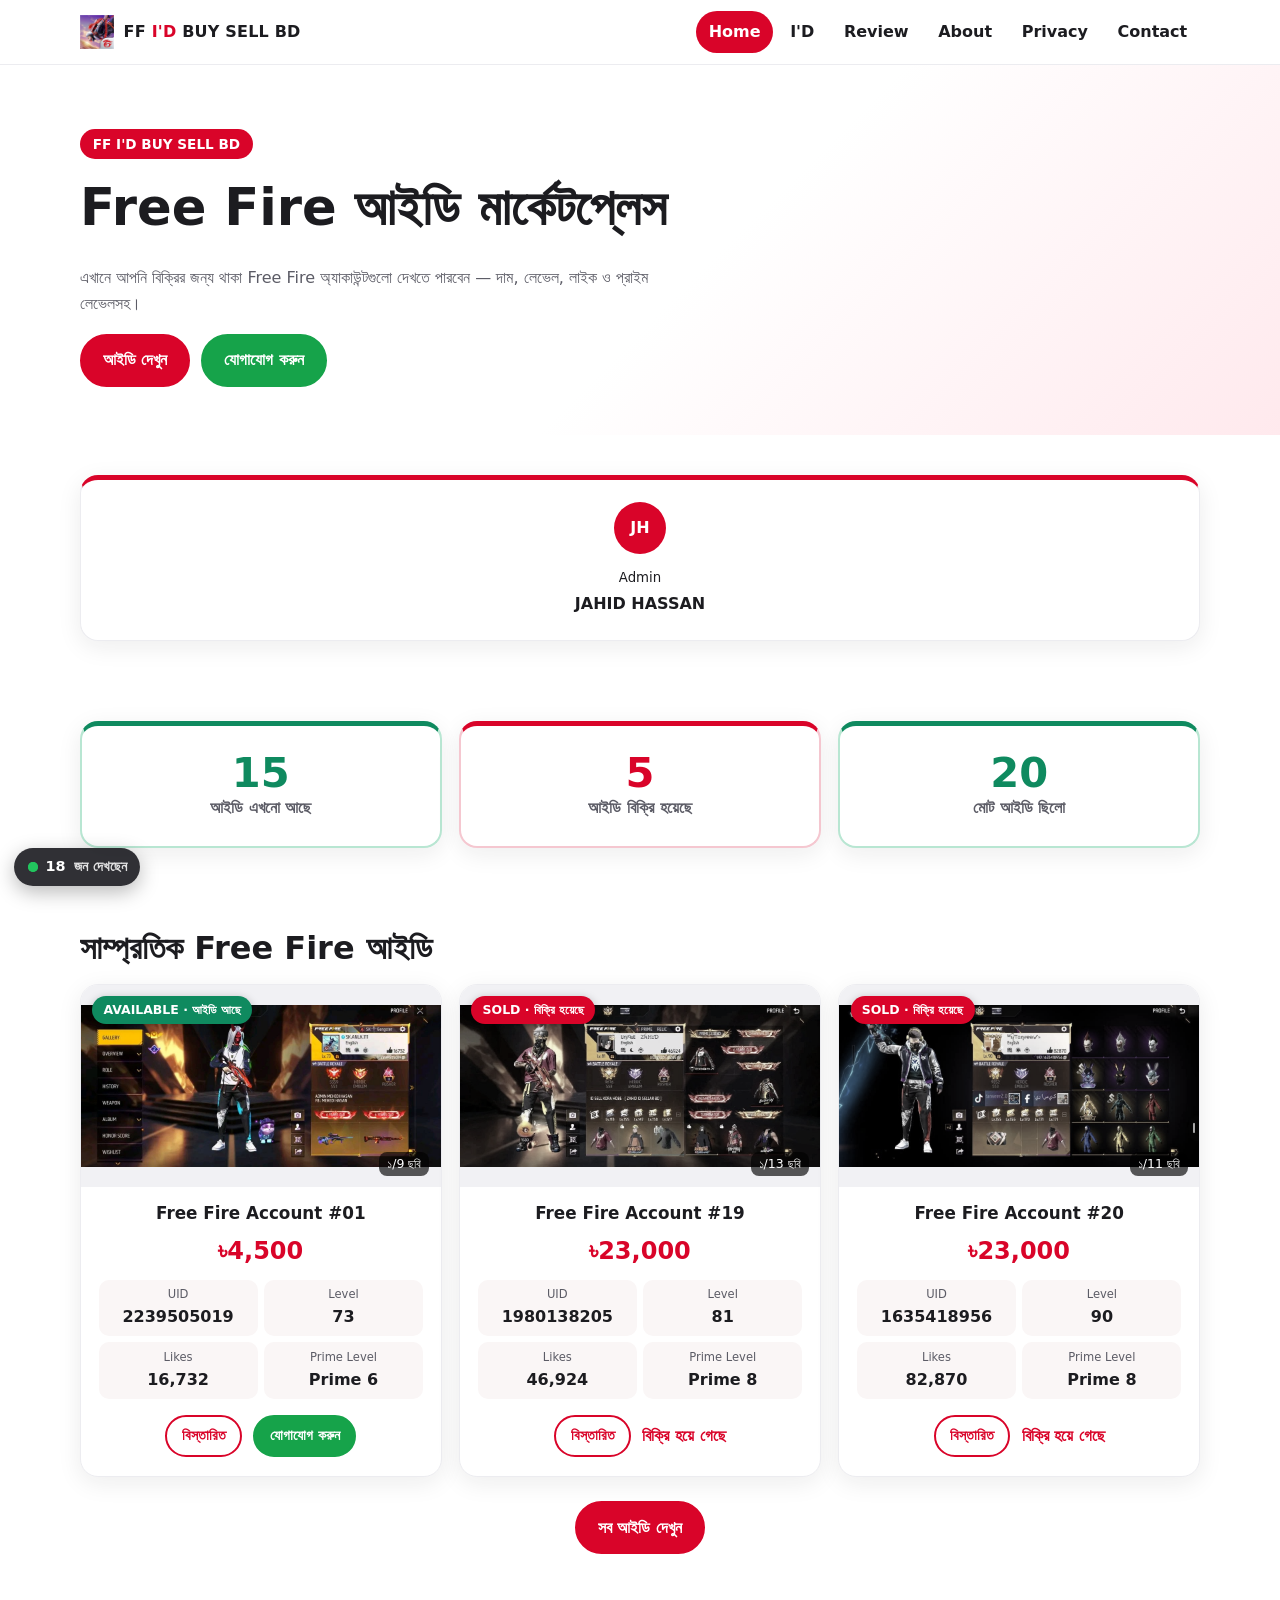
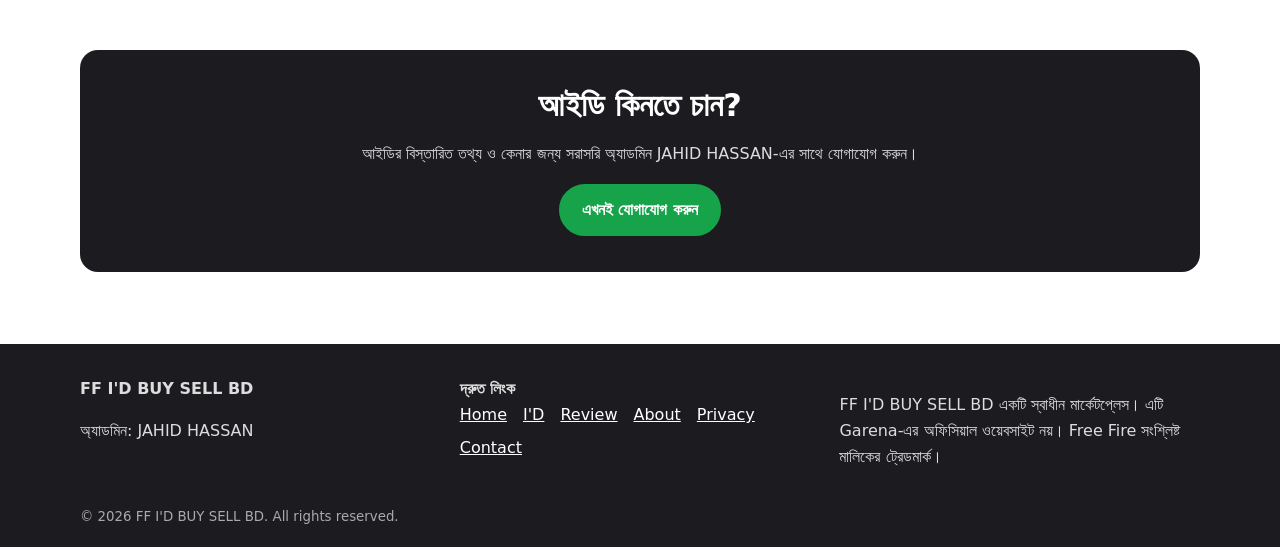
<file: index.html>
<!DOCTYPE html>
<html lang="bn">
<head>
<meta charset="utf-8">
<meta name="viewport" content="width=device-width, initial-scale=1">
<title>Home | FF I'D BUY SELL BD</title>
<meta name="description" content="FF I'D BUY SELL BD – Free Fire আইডি দেখুন ও কেনার জন্য যোগাযোগ করুন।">
<meta property="og:type" content="website">
<meta property="og:title" content="Home | FF I'D BUY SELL BD">
<meta property="og:description" content="FF I'D BUY SELL BD – Free Fire আইডি দেখুন ও কেনার জন্য যোগাযোগ করুন।">
<link rel="icon" type="image/svg+xml" href="assets/images/favicon.svg">
<link rel="stylesheet" href="assets/css/style.css">
<script src="assets/js/app.js" defer></script>
</head>
<body data-page="home">
<div id="site-header"></div>
<main id="main">
<section class="hero"><div class="wrap">
 <span class="tag">FF I'D BUY SELL BD</span>
 <h1>Free Fire আইডি মার্কেটপ্লেস</h1>
 <p>এখানে আপনি বিক্রির জন্য থাকা Free Fire অ্যাকাউন্টগুলো দেখতে পারবেন — দাম, লেভেল, লাইক ও প্রাইম লেভেলসহ।</p>
 <div class="acts"><a class="btn" href="ids.html">আইডি দেখুন</a><a class="btn go" href="contact.html">যোগাযোগ করুন</a></div>
</div></section>
<section><div class="wrap"><div class="admin"><div class="av" aria-hidden="true">JH</div><div><small>Admin</small><br><strong>JAHID HASSAN</strong></div></div></div></section>
<section><div class="wrap"><div class="stats">
 <div class="stat g"><div class="n" id="st-av">0</div><div class="l">আইডি এখনো আছে</div></div>
 <div class="stat r"><div class="n" id="st-sold">0</div><div class="l">আইডি বিক্রি হয়েছে</div></div>
 <div class="stat g total"><div class="n" id="st-total">0</div><div class="l">মোট আইডি ছিলো</div></div>
</div></div></section>
<section><div class="wrap"><h2>সাম্প্রতিক Free Fire আইডি</h2><div class="grid" id="featured" aria-live="polite"></div>
 <p style="text-align:center;margin-top:1.5rem"><a class="btn" href="ids.html">সব আইডি দেখুন</a></p></div></section>
<section><div class="wrap"><div class="cta"><h2>আইডি কিনতে চান?</h2><p>আইডির বিস্তারিত তথ্য ও কেনার জন্য সরাসরি অ্যাডমিন JAHID HASSAN-এর সাথে যোগাযোগ করুন।</p><a class="btn go" href="contact.html">এখনই যোগাযোগ করুন</a></div></div></section>
</main>
<div id="site-footer"></div>
</body>
</html>
</file>
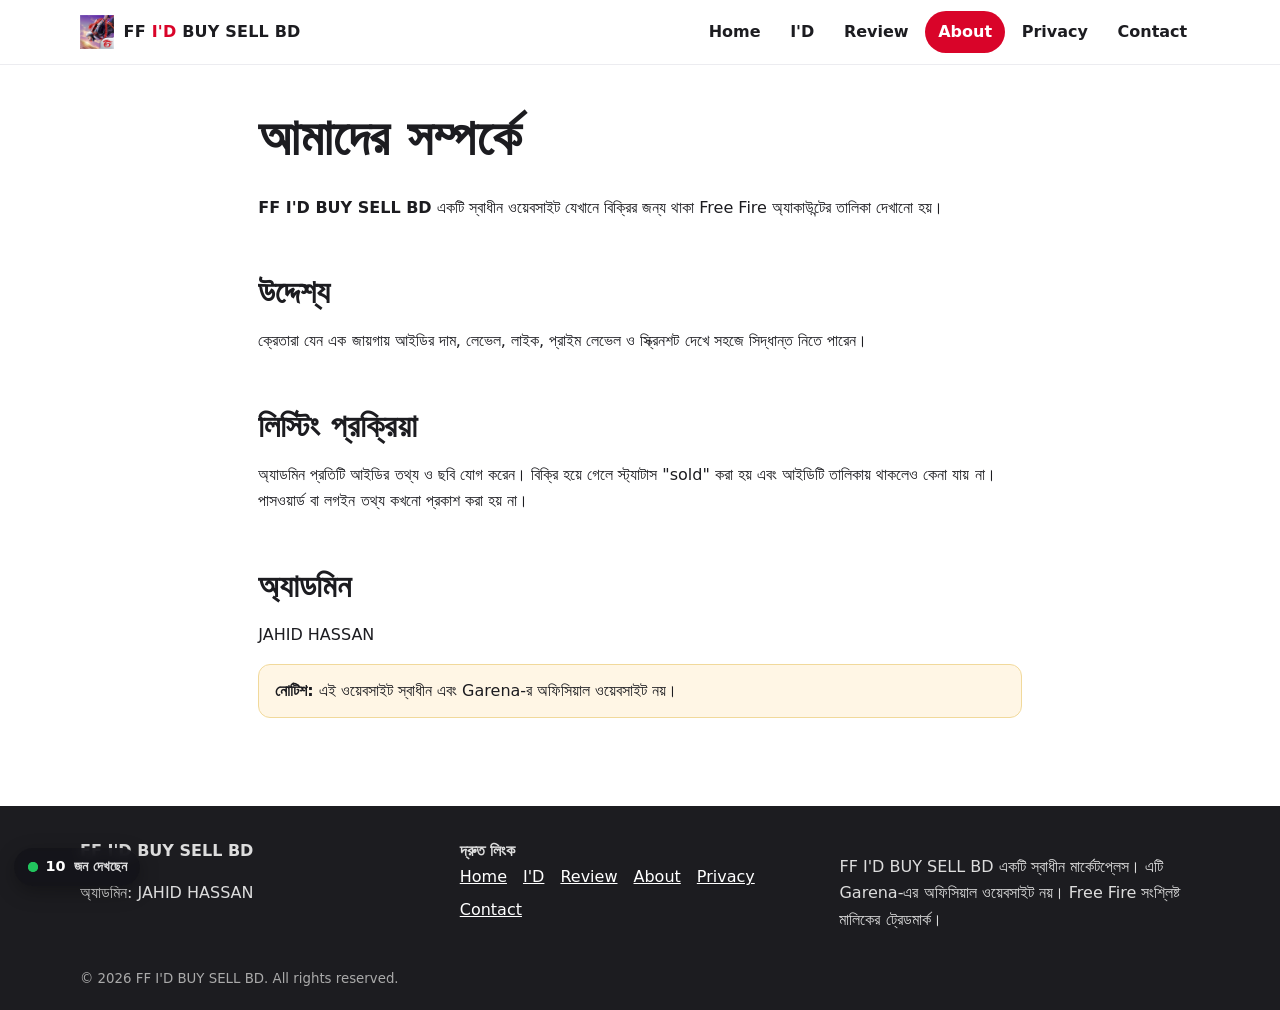
<file: about.html>
<!DOCTYPE html>
<html lang="bn">
<head>
<meta charset="utf-8">
<meta name="viewport" content="width=device-width, initial-scale=1">
<title>About | FF I'D BUY SELL BD</title>
<meta name="description" content="FF I'D BUY SELL BD সম্পর্কে – একটি স্বাধীন Free Fire আইডি মার্কেটপ্লেস।">
<meta property="og:type" content="website">
<meta property="og:title" content="About | FF I'D BUY SELL BD">
<meta property="og:description" content="FF I'D BUY SELL BD সম্পর্কে – একটি স্বাধীন Free Fire আইডি মার্কেটপ্লেস।">
<link rel="icon" type="image/svg+xml" href="assets/images/favicon.svg">
<link rel="stylesheet" href="assets/css/style.css">
<script src="assets/js/app.js" defer></script>
</head>
<body data-page="about">
<div id="site-header"></div>
<main id="main">
<section><div class="wrap prose">
 <h1>আমাদের সম্পর্কে</h1>
 <p><strong>FF I'D BUY SELL BD</strong> একটি স্বাধীন ওয়েবসাইট যেখানে বিক্রির জন্য থাকা Free Fire অ্যাকাউন্টের তালিকা দেখানো হয়।</p>
 <h2>উদ্দেশ্য</h2><p>ক্রেতারা যেন এক জায়গায় আইডির দাম, লেভেল, লাইক, প্রাইম লেভেল ও স্ক্রিনশট দেখে সহজে সিদ্ধান্ত নিতে পারেন।</p>
 <h2>লিস্টিং প্রক্রিয়া</h2><p>অ্যাডমিন প্রতিটি আইডির তথ্য ও ছবি যোগ করেন। বিক্রি হয়ে গেলে স্ট্যাটাস "sold" করা হয় এবং আইডিটি তালিকায় থাকলেও কেনা যায় না। পাসওয়ার্ড বা লগইন তথ্য কখনো প্রকাশ করা হয় না।</p>
 <h2>অ্যাডমিন</h2><p>JAHID HASSAN</p>
 <p class="note"><strong>নোটিশ:</strong> এই ওয়েবসাইট স্বাধীন এবং Garena-র অফিসিয়াল ওয়েবসাইট নয়।</p>
</div></section>
</main>
<div id="site-footer"></div>
</body>
</html>
</file>
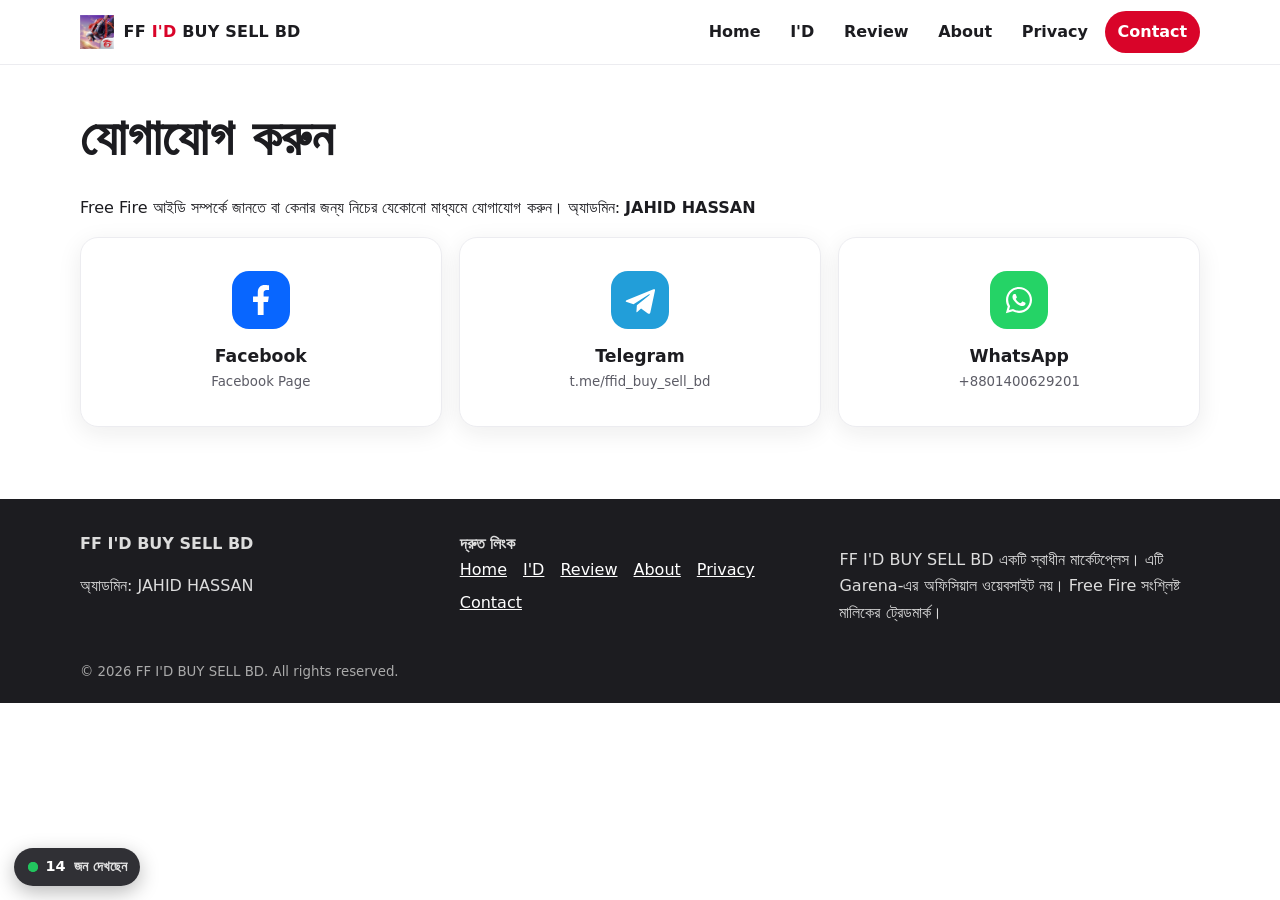
<file: contact.html>
<!DOCTYPE html>
<html lang="bn">
<head>
<meta charset="utf-8">
<meta name="viewport" content="width=device-width, initial-scale=1">
<title>Contact | FF I'D BUY SELL BD</title>
<meta name="description" content="আইডি কেনার জন্য অ্যাডমিন JAHID HASSAN-এর সাথে যোগাযোগ করুন।">
<meta property="og:type" content="website">
<meta property="og:title" content="Contact | FF I'D BUY SELL BD">
<meta property="og:description" content="আইডি কেনার জন্য অ্যাডমিন JAHID HASSAN-এর সাথে যোগাযোগ করুন।">
<link rel="icon" type="image/svg+xml" href="assets/images/favicon.svg">
<link rel="stylesheet" href="assets/css/style.css">
<script src="assets/js/app.js" defer></script>
</head>
<body data-page="contact">
<div id="site-header"></div>
<main id="main">
<section><div class="wrap">
 <h1>যোগাযোগ করুন</h1><p>Free Fire আইডি সম্পর্কে জানতে বা কেনার জন্য নিচের যেকোনো মাধ্যমে যোগাযোগ করুন। অ্যাডমিন: <strong>JAHID HASSAN</strong></p>
 <div class="contacts" id="contacts"></div>
</div></section>
</main>
<div id="site-footer"></div>
</body>
</html>
</file>
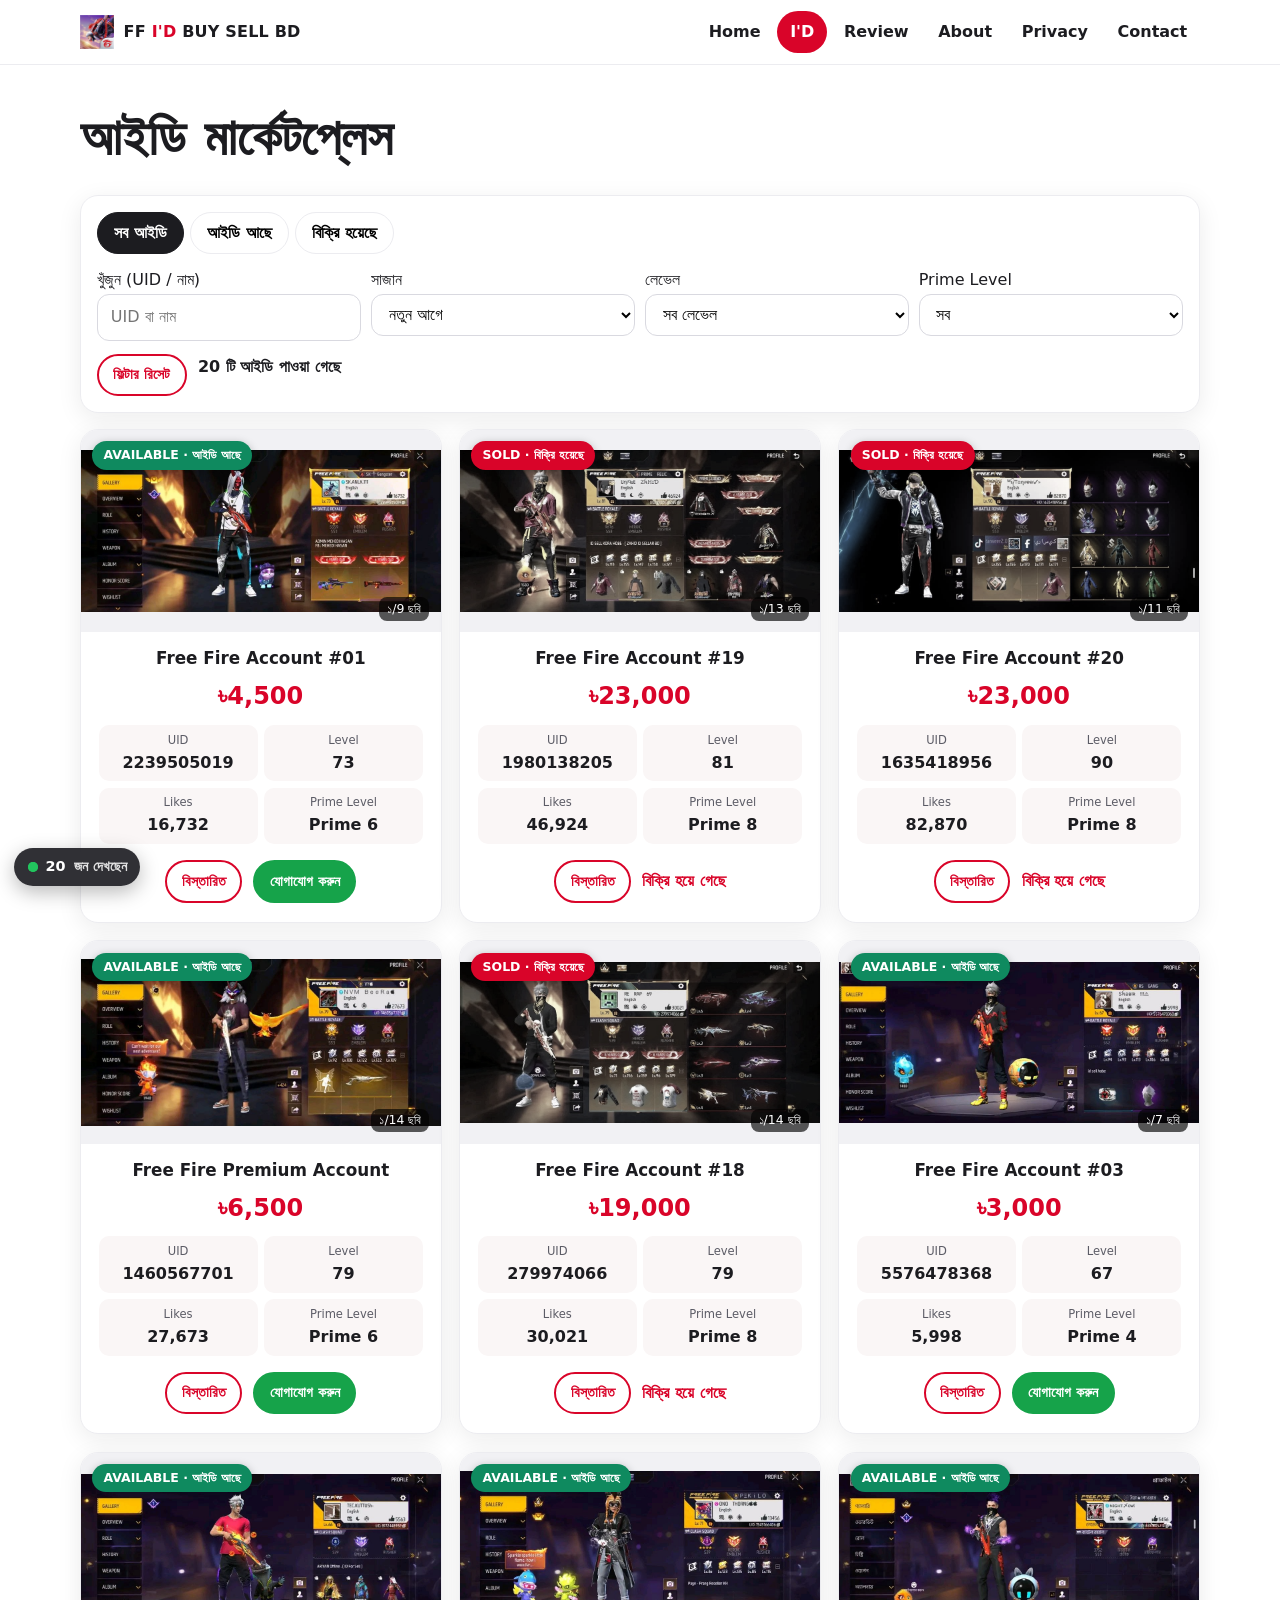
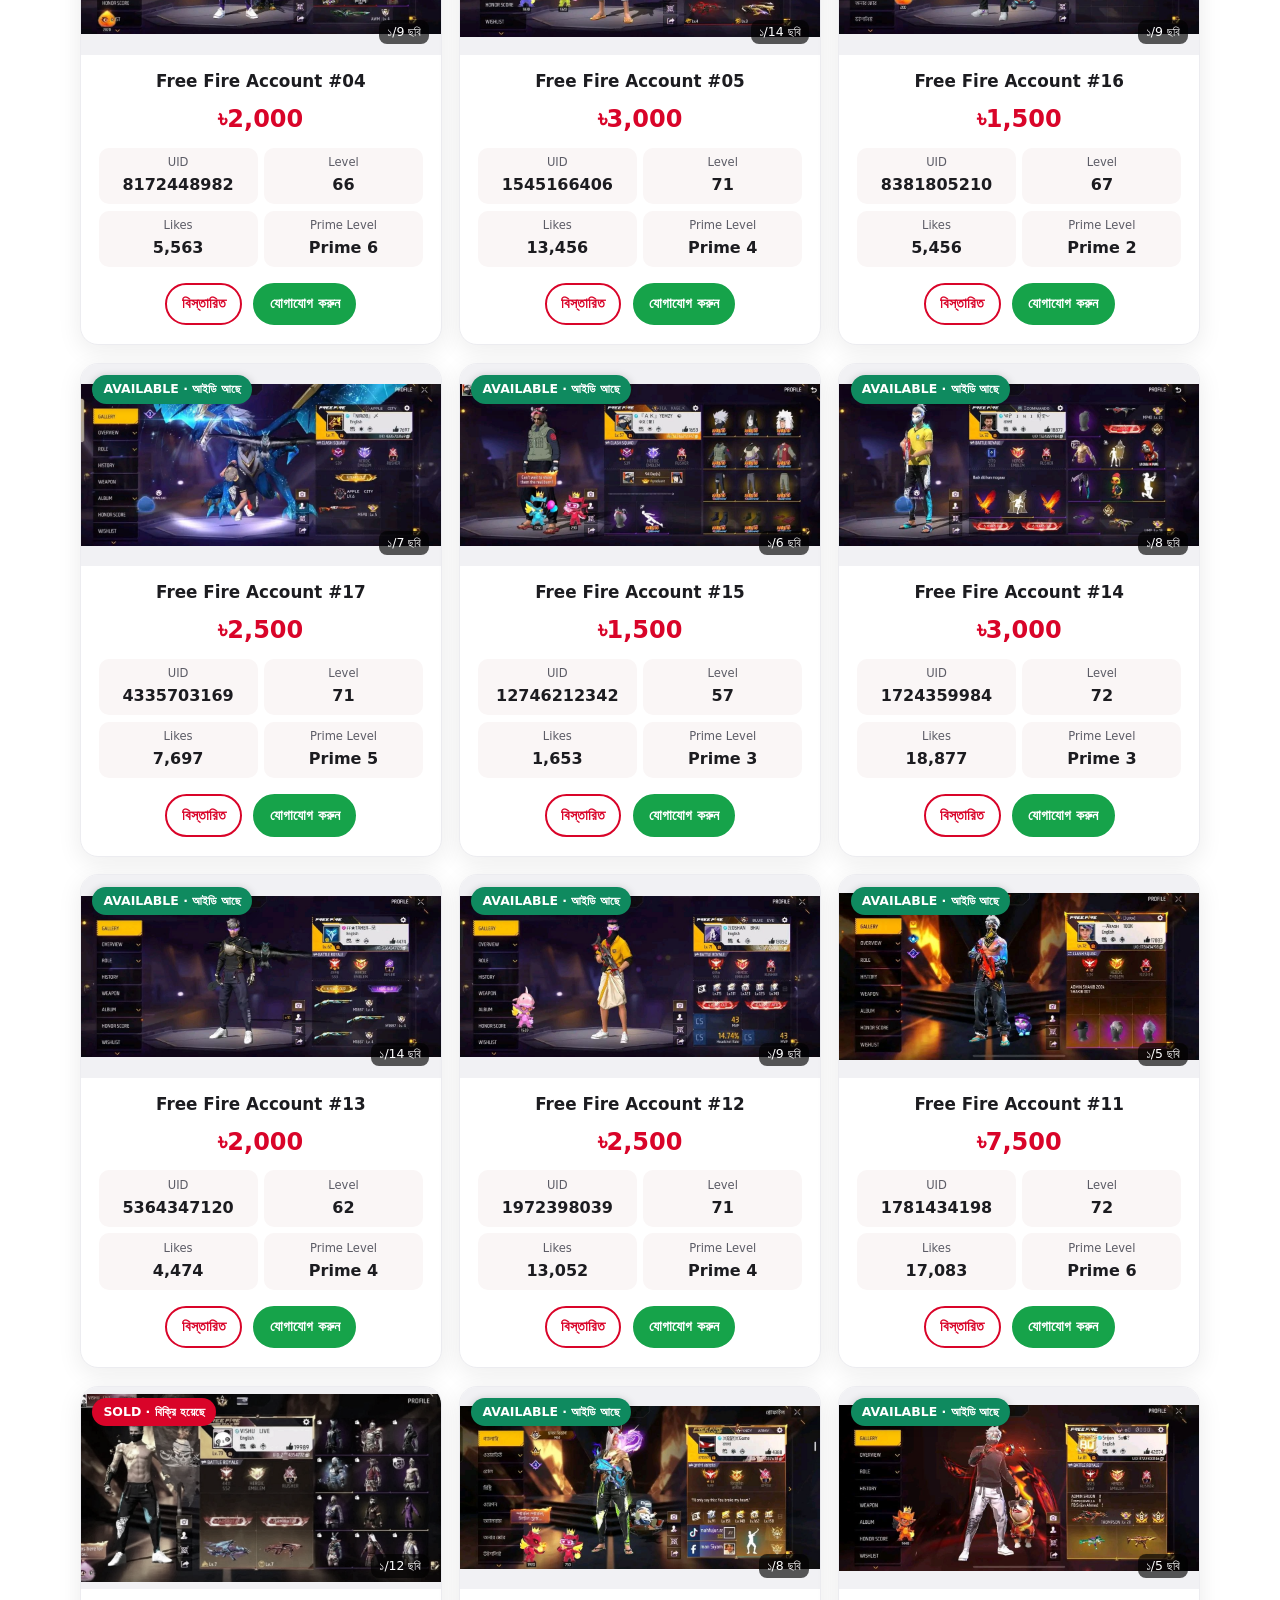
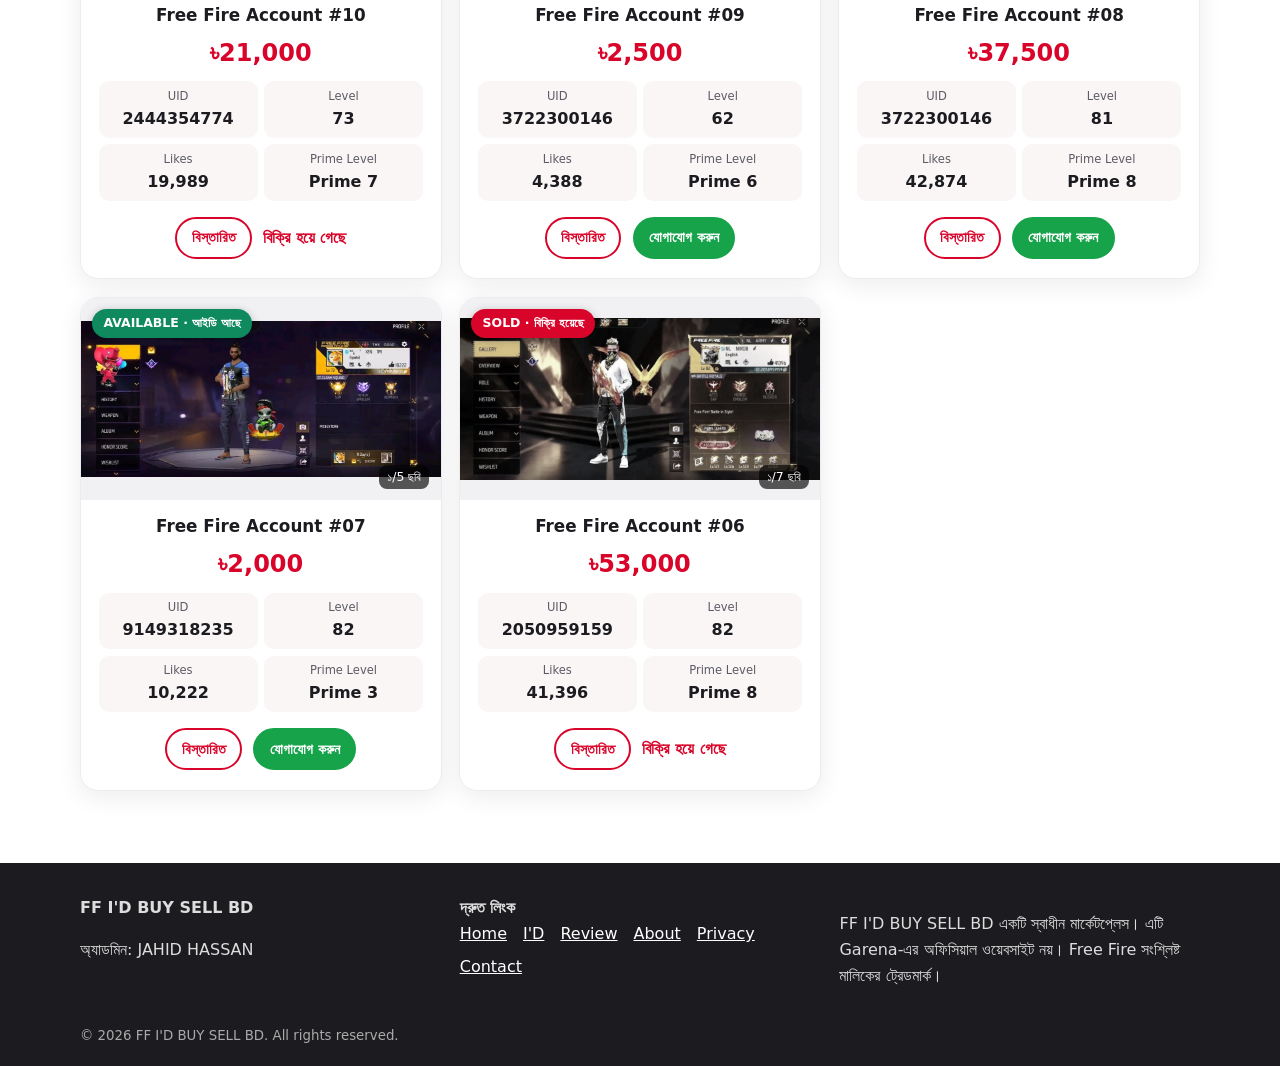
<file: ids.html>
<!DOCTYPE html>
<html lang="bn">
<head>
<meta charset="utf-8">
<meta name="viewport" content="width=device-width, initial-scale=1">
<title>I'D – Free Fire Account Marketplace | FF I'D BUY SELL BD</title>
<meta name="description" content="সব Free Fire আইডি দেখুন, ফিল্টার করুন এবং দাম অনুযায়ী সাজান।">
<meta property="og:type" content="website">
<meta property="og:title" content="I'D – Free Fire Account Marketplace | FF I'D BUY SELL BD">
<meta property="og:description" content="সব Free Fire আইডি দেখুন, ফিল্টার করুন এবং দাম অনুযায়ী সাজান।">
<link rel="icon" type="image/svg+xml" href="assets/images/favicon.svg">
<link rel="stylesheet" href="assets/css/style.css">
<script src="assets/js/app.js" defer></script>
</head>
<body data-page="ids">
<div id="site-header"></div>
<main id="main">
<section><div class="wrap">
 <h1>আইডি মার্কেটপ্লেস</h1>
 <div class="toolbar" role="search">
  <div class="seg" id="seg" role="group" aria-label="স্ট্যাটাস ফিল্টার">
   <button type="button" data-s="all" aria-pressed="true">সব আইডি</button>
   <button type="button" data-s="available" aria-pressed="false">আইডি আছে</button>
   <button type="button" data-s="sold" aria-pressed="false">বিক্রি হয়েছে</button></div>
  <div class="fields">
   <label>খুঁজুন (UID / নাম)<input id="f-q" type="search" placeholder="UID বা নাম" autocomplete="off"></label>
   <label>সাজান<select id="f-sort"><option value="new">নতুন আগে</option><option value="lo">দাম: কম → বেশি</option><option value="hi">দাম: বেশি → কম</option></select></label>
   <label>লেভেল<select id="f-level"><option value="0">সব লেভেল</option><option value="50">50+</option><option value="60">60+</option><option value="70">70+</option></select></label>
   <label>Prime Level<select id="f-prime"><option value="">সব</option></select></label>
  </div>
  <div class="acts"><button class="btn ghost sm" type="button" id="reset">ফিল্টার রিসেট</button><strong id="count" aria-live="polite"></strong></div>
 </div>
 <div class="grid" id="grid"><p>লোড হচ্ছে…</p></div>
 <div class="empty" id="empty" hidden><h2>বর্তমানে কোনো আইডি নেই</h2><p>নতুন Free Fire আইডি যুক্ত হলে এখানে দেখা যাবে।</p></div>
</div></section>
<dialog id="dlg" aria-labelledby="dlg-t"><div class="dlg" id="dlg-body"></div></dialog>
</main>
<div id="site-footer"></div>
</body>
</html>
</file>
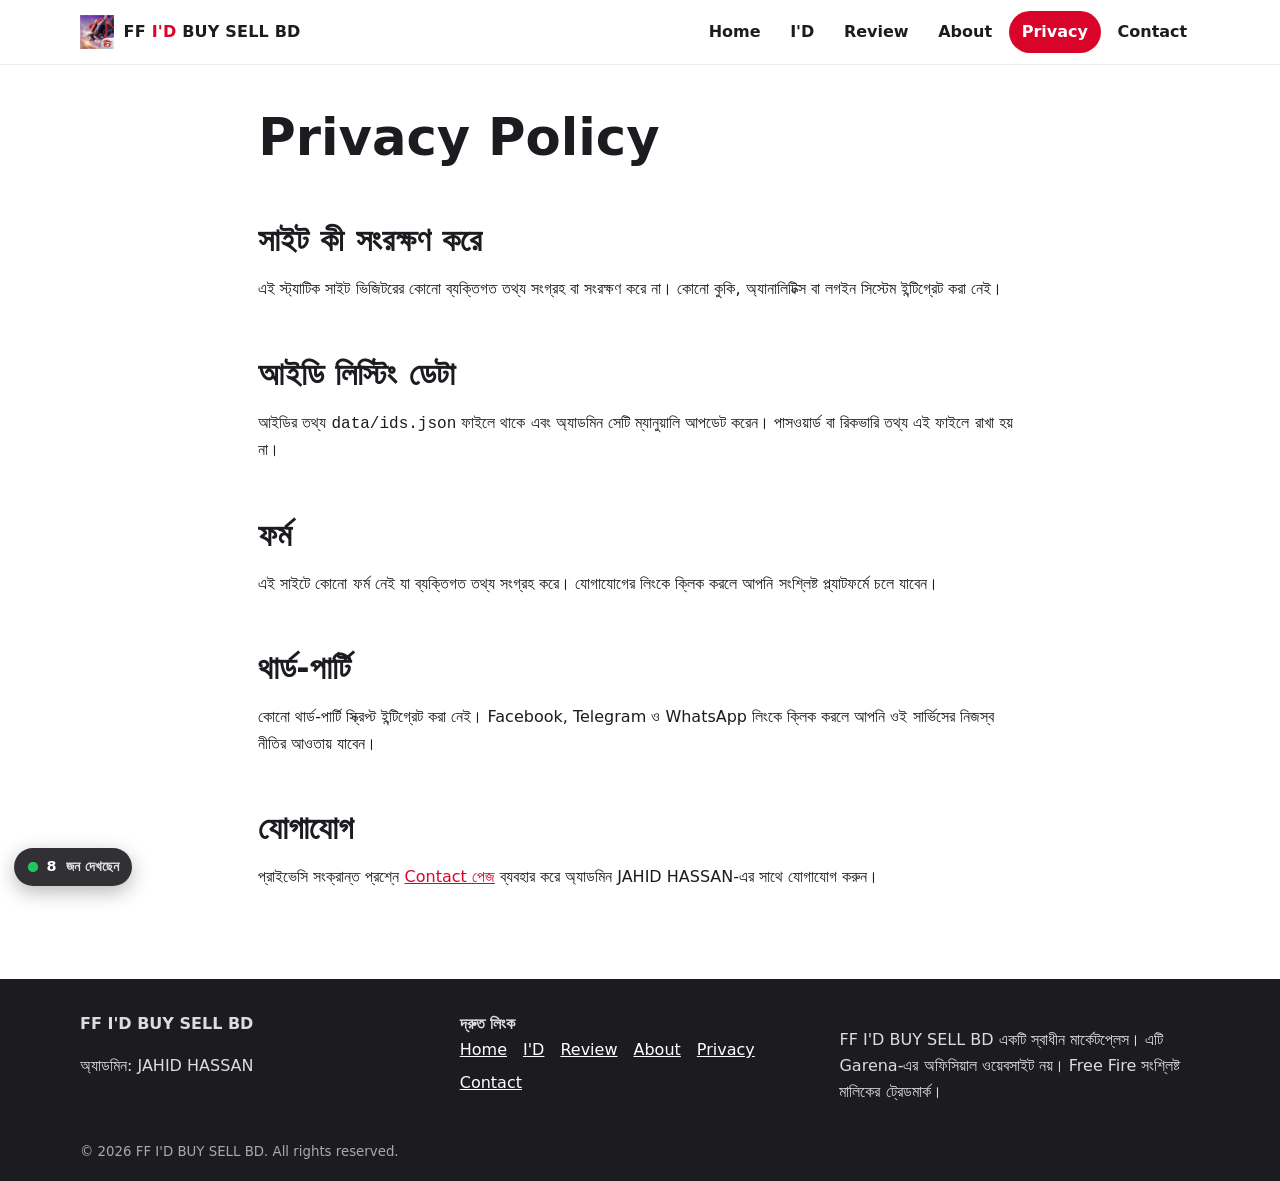
<file: privacy.html>
<!DOCTYPE html>
<html lang="bn">
<head>
<meta charset="utf-8">
<meta name="viewport" content="width=device-width, initial-scale=1">
<title>Privacy Policy | FF I'D BUY SELL BD</title>
<meta name="description" content="FF I'D BUY SELL BD প্রাইভেসি পলিসি।">
<meta property="og:type" content="website">
<meta property="og:title" content="Privacy Policy | FF I'D BUY SELL BD">
<meta property="og:description" content="FF I'D BUY SELL BD প্রাইভেসি পলিসি।">
<link rel="icon" type="image/svg+xml" href="assets/images/favicon.svg">
<link rel="stylesheet" href="assets/css/style.css">
<script src="assets/js/app.js" defer></script>
</head>
<body data-page="privacy">
<div id="site-header"></div>
<main id="main">
<section><div class="wrap prose">
 <h1>Privacy Policy</h1>
 
 <h2>সাইট কী সংরক্ষণ করে</h2><p>এই স্ট্যাটিক সাইট ভিজিটরের কোনো ব্যক্তিগত তথ্য সংগ্রহ বা সংরক্ষণ করে না। কোনো কুকি, অ্যানালিটিক্স বা লগইন সিস্টেম ইন্টিগ্রেট করা নেই।</p>
 <h2>আইডি লিস্টিং ডেটা</h2><p>আইডির তথ্য <code>data/ids.json</code> ফাইলে থাকে এবং অ্যাডমিন সেটি ম্যানুয়ালি আপডেট করেন। পাসওয়ার্ড বা রিকভারি তথ্য এই ফাইলে রাখা হয় না।</p>
 <h2>ফর্ম</h2><p>এই সাইটে কোনো ফর্ম নেই যা ব্যক্তিগত তথ্য সংগ্রহ করে। যোগাযোগের লিংকে ক্লিক করলে আপনি সংশ্লিষ্ট প্ল্যাটফর্মে চলে যাবেন।</p>
 <h2>থার্ড-পার্টি</h2><p>কোনো থার্ড-পার্টি স্ক্রিপ্ট ইন্টিগ্রেট করা নেই। Facebook, Telegram ও WhatsApp লিংকে ক্লিক করলে আপনি ওই সার্ভিসের নিজস্ব নীতির আওতায় যাবেন।</p>
 <h2>যোগাযোগ</h2><p>প্রাইভেসি সংক্রান্ত প্রশ্নে <a href="contact.html">Contact পেজ</a> ব্যবহার করে অ্যাডমিন JAHID HASSAN-এর সাথে যোগাযোগ করুন।</p>
</div></section>
</main>
<div id="site-footer"></div>
</body>
</html>
</file>
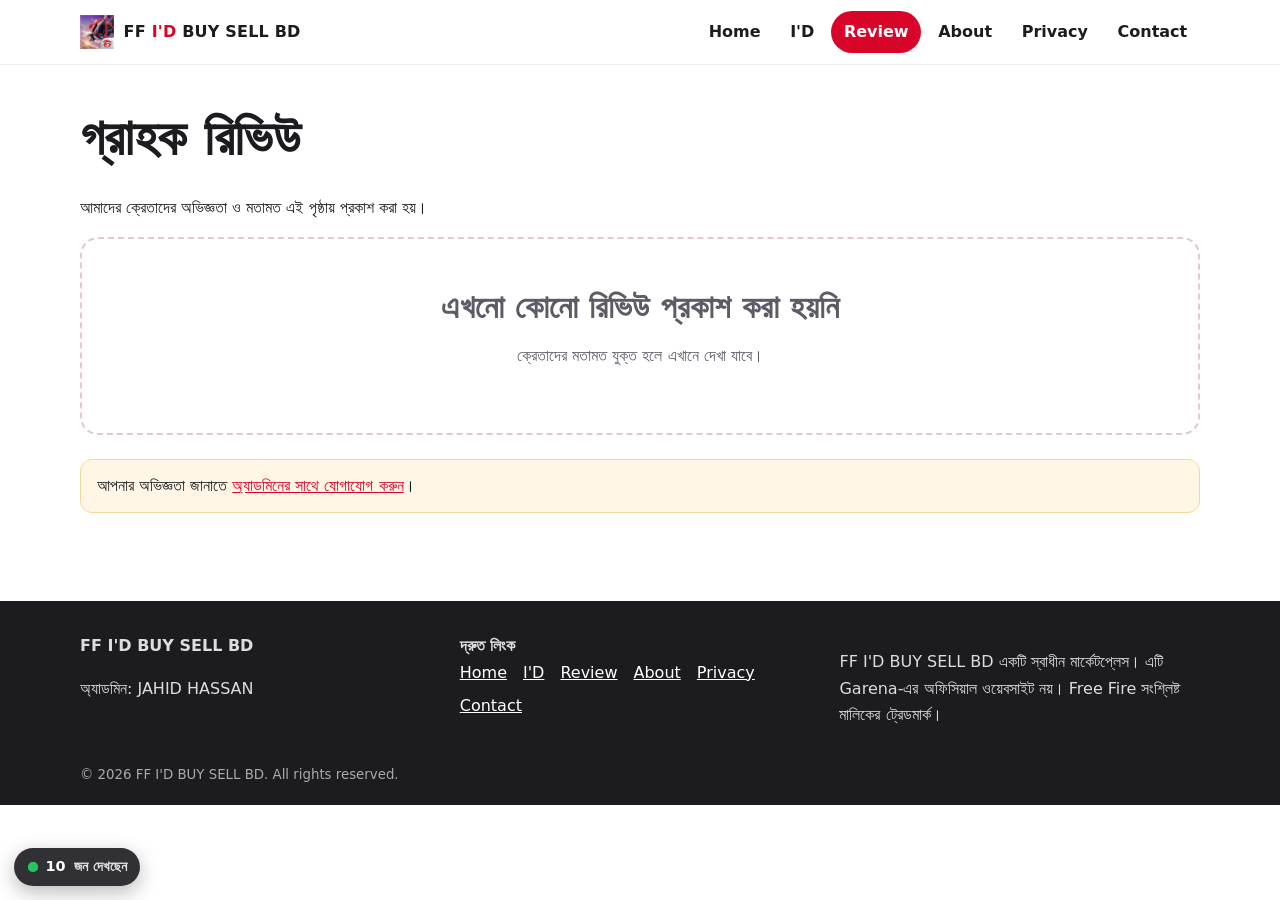
<file: review.html>
<!DOCTYPE html>
<html lang="bn">
<head>
<meta charset="utf-8">
<meta name="viewport" content="width=device-width, initial-scale=1">
<title>Review | FF I'D BUY SELL BD</title>
<meta name="description" content="FF I'D BUY SELL BD এর গ্রাহক রিভিউ।">
<meta property="og:type" content="website">
<meta property="og:title" content="Review | FF I'D BUY SELL BD">
<meta property="og:description" content="FF I'D BUY SELL BD এর গ্রাহক রিভিউ।">
<link rel="icon" type="image/svg+xml" href="assets/images/favicon.svg">
<link rel="stylesheet" href="assets/css/style.css">
<script src="assets/js/app.js" defer></script>
</head>
<body data-page="review">
<div id="site-header"></div>
<main id="main">
<section><div class="wrap">
 <h1>গ্রাহক রিভিউ</h1><p>আমাদের ক্রেতাদের অভিজ্ঞতা ও মতামত এই পৃষ্ঠায় প্রকাশ করা হয়।</p>
 <div class="grid" id="reviews"></div>
 <div class="empty" id="rv-empty" hidden><h2>এখনো কোনো রিভিউ প্রকাশ করা হয়নি</h2><p>ক্রেতাদের মতামত যুক্ত হলে এখানে দেখা যাবে।</p></div>
 <p class="note" style="margin-top:1.5rem">আপনার অভিজ্ঞতা জানাতে <a href="contact.html">অ্যাডমিনের সাথে যোগাযোগ করুন</a>।</p>
</div></section>
</main>
<div id="site-footer"></div>
</body>
</html>
</file>
<file: assets/css/style.css>
:root{--red:#d90429;--red-d:#a80320;--green:#0f8a5f;--ink:#1c1c20;--mut:#5c5c66;--line:#ececf0;--bg:#fff;--soft:#faf6f6;--r:18px;--sh:0 6px 24px rgba(20,20,30,.08)}
*{box-sizing:border-box}html{scroll-behavior:smooth}
body{margin:0;font:16px/1.65 "Hind Siliguri","Noto Sans Bengali",system-ui,-apple-system,"Segoe UI",sans-serif;color:var(--ink);background:var(--bg);overflow-x:hidden}
img{max-width:100%;display:block}a{color:var(--red)}
h1,h2,h3{line-height:1.25;margin:0 0 .5em}h1{font-size:clamp(1.9rem,6vw,3.2rem)}h2{font-size:clamp(1.4rem,4vw,2rem)}
.wrap{width:min(1120px,100% - 2rem);margin-inline:auto}
.site-header,main,.site-footer{position:relative;z-index:1}
.fall{position:fixed;inset:0;overflow:hidden;z-index:0;pointer-events:none}
.fall img{position:absolute;top:-90px;width:clamp(36px,6vw,64px);opacity:.16;will-change:transform;animation:fall var(--t) linear forwards}
@keyframes fall{0%{transform:translate3d(0,0,0) rotate(0)}25%{transform:translate3d(var(--x),28vh,0) rotate(calc(var(--r)*.3))}50%{transform:translate3d(calc(var(--x)*-.7),58vh,0) rotate(calc(var(--r)*.6))}75%{transform:translate3d(calc(var(--x)*.8),88vh,0) rotate(calc(var(--r)*.85))}100%{transform:translate3d(calc(var(--x)*-.3),120vh,0) rotate(var(--r))}}
.site-header{position:sticky;top:0;background:rgba(255,255,255,.94);backdrop-filter:blur(8px);border-bottom:1px solid var(--line);z-index:20}
.bar{display:flex;align-items:center;justify-content:space-between;gap:1rem;min-height:64px}
.brand{display:flex;align-items:center;gap:.6rem;font-weight:800;color:var(--ink);text-decoration:none;letter-spacing:.2px}
.brand b{color:var(--red)}.brand img{width:34px;height:34px;object-fit:contain}
.nav{display:flex;gap:.25rem}.nav a{padding:.5rem .8rem;border-radius:999px;color:var(--ink);text-decoration:none;font-weight:600;transition:.2s}
.nav a:hover{background:var(--soft);color:var(--red)}.nav a[aria-current=page]{background:var(--red);color:#fff}
.burger{display:none;width:44px;height:44px;border:1px solid var(--line);border-radius:12px;background:#fff;cursor:pointer;font-size:1.3rem}
:focus-visible{outline:3px solid #ff7a90;outline-offset:2px}
@media(max-width:820px){.burger{display:block}.nav{display:none;position:absolute;left:0;right:0;top:100%;flex-direction:column;background:#fff;padding:.6rem 1rem 1rem;border-bottom:1px solid var(--line);box-shadow:var(--sh)}.nav.open{display:flex}.brand span{font-size:.95rem}}
.btn{display:inline-block;padding:.7rem 1.3rem;border-radius:999px;border:2px solid var(--red);background:var(--red);color:#fff;font:inherit;font-weight:700;text-decoration:none;cursor:pointer;transition:.2s}
.btn:hover{background:var(--red-d);border-color:var(--red-d);transform:translateY(-2px);box-shadow:0 8px 18px rgba(217,4,41,.28)}
.btn.ghost{background:#fff;color:var(--red)}.btn.ghost:hover{background:var(--soft);color:var(--red-d)}
.btn.sm{padding:.45rem .9rem;font-size:.9rem}
section{padding:2.5rem 0}
.hero{padding:4rem 0 3rem;background:linear-gradient(135deg,#fff 55%,#ffe9ed)}
.hero .tag{display:inline-block;background:var(--red);color:#fff;padding:.25rem .8rem;border-radius:999px;font-weight:800;font-size:.85rem;margin-bottom:1rem}
.hero p{max-width:60ch;color:var(--mut)}.hero .acts,.acts{display:flex;flex-wrap:wrap;gap:.7rem}
.admin{display:flex;flex-direction:column;align-items:center;justify-content:center;text-align:center;gap:.65rem;padding:1.4rem;border:1px solid var(--line);border-top:5px solid var(--red);border-radius:var(--r);background:#fff;box-shadow:var(--sh)}
.admin .av{width:52px;height:52px;border-radius:50%;background:var(--red);color:#fff;display:grid;place-items:center;font-weight:800}
.stats,.grid,.contacts{display:grid;gap:1.1rem}
.stats{grid-template-columns:repeat(auto-fit,minmax(220px,1fr))}
.stat{padding:1.5rem;border-radius:var(--r);border:2px solid #d9f0e6;background:#fff;box-shadow:var(--sh);border-top:5px solid var(--green);transition:.25s;text-align:center}
.stat:hover{transform:translateY(-6px);box-shadow:0 14px 30px rgba(20,20,30,.14)}
.stat.g{border-color:#b8e6d2;border-top-color:var(--green)}.stat.g .n{color:var(--green)}.stat.r{border-color:#f5c7d0;border-top-color:var(--red)}.stat.r .n{color:var(--red)}.stat.total{border-color:#b8e6d2;border-top-color:var(--green)}.stat.total .n{color:var(--green)}
.stat .n{font-size:2.6rem;font-weight:800;line-height:1.1}.stat .l{color:var(--mut);font-weight:600}
.grid{grid-template-columns:repeat(auto-fill,minmax(min(270px,100%),1fr))}
.card{background:#fff;border:1px solid var(--line);border-radius:var(--r);overflow:hidden;box-shadow:var(--sh);transition:.25s;display:flex;flex-direction:column}
.card:hover{transform:translateY(-6px);box-shadow:0 14px 30px rgba(20,20,30,.14)}
.card.is-sold .media img{filter:grayscale(.7)}
.media{position:relative;display:block;aspect-ratio:16/9;background:#f1f1f4;overflow:hidden}a.media{cursor:pointer}.media img{width:100%;height:100%;object-fit:contain;display:block;transition:opacity .25s ease}
.badge{position:absolute;top:.7rem;left:.7rem;padding:.25rem .7rem;border-radius:999px;color:#fff;font-weight:800;font-size:.78rem;box-shadow:0 2px 8px rgba(0,0,0,.25)}
.badge.available{background:var(--green)}.badge.sold{background:var(--red)}
.count,.samp{position:absolute;right:.7rem;bottom:.7rem;background:rgba(0,0,0,.65);color:#fff;border-radius:8px;padding:.1rem .5rem;font-size:.78rem}
.samp{top:.7rem;bottom:auto;background:#fff;color:var(--ink);font-weight:700}
.body{padding:1rem 1.1rem 1.2rem;display:flex;flex-direction:column;gap:.5rem;flex:1;text-align:center;align-items:stretch}.body h3{font-size:1.05rem;margin:0}
.price{font-size:1.5rem;font-weight:800;color:var(--red);margin:0}
dl.sp{display:grid;grid-template-columns:1fr 1fr;gap:.4rem;margin:0;text-align:center}dl.sp div{background:var(--soft);border-radius:10px;padding:.35rem .6rem}
dl.sp dt{font-size:.72rem;color:var(--mut)}dl.sp dd{margin:0;font-weight:700;overflow-wrap:anywhere}
.body .acts{margin-top:auto;padding-top:.5rem;align-items:center;justify-content:center}
.soldlbl{font-weight:800;color:var(--red)}
.toolbar{display:grid;gap:.8rem;padding:1rem;border:1px solid var(--line);border-radius:var(--r);background:#fff;box-shadow:var(--sh);margin-bottom:1rem}
.seg{display:flex;flex-wrap:wrap;gap:.4rem}.seg button{padding:.45rem 1rem;border-radius:999px;border:1.5px solid var(--line);background:#fff;font:inherit;font-weight:600;cursor:pointer}
.seg button[aria-pressed=true]{background:var(--ink);color:#fff;border-color:var(--ink)}
.fields{display:grid;grid-template-columns:repeat(auto-fit,minmax(170px,1fr));gap:.6rem}
input,select,textarea{width:100%;padding:.6rem .8rem;border:1.5px solid #d9d9e0;border-radius:12px;font:inherit;background:#fff}
.empty{text-align:center;padding:3rem 1rem;border:2px dashed #e1c9cd;border-radius:var(--r);color:var(--mut)}
.cta{background:var(--ink);color:#fff;border-radius:var(--r);padding:2.2rem;text-align:center}.cta p{color:#ddd}
dialog{border:0;border-radius:var(--r);padding:0;width:min(860px,94vw);max-height:92vh;overflow:auto;box-shadow:0 20px 60px rgba(0,0,0,.35)}
dialog::backdrop{background:rgba(10,10,15,.65)}
.dlg{display:grid;grid-template-columns:minmax(0,1fr);gap:1rem;padding:1.2rem}.dlg>*,.gal{min-width:0}.gal .media img{max-width:100%}@media(min-width:760px){.dlg{grid-template-columns:minmax(0,1.2fr) minmax(0,1fr)}}@media(max-width:480px){.dlg{padding:.7rem}dialog{width:96vw}.price{font-size:1.25rem}.thumbs button{width:52px}}
.gal .media{border-radius:14px;overflow:hidden}.nv{position:absolute;top:50%;transform:translateY(-50%);width:40px;height:40px;border-radius:50%;border:0;background:rgba(255,255,255,.92);font-size:1.3rem;cursor:pointer;box-shadow:var(--sh)}
.nv.p{left:.5rem}.nv.n{right:.5rem}.thumbs{display:flex;gap:.4rem;margin-top:.5rem;overflow-x:auto}.thumbs button{border:2px solid transparent;padding:0;border-radius:8px;overflow:hidden;width:64px;flex:none;cursor:pointer}.thumbs button[aria-current=true]{border-color:var(--red)}
.x{float:right;border:0;background:var(--soft);width:38px;height:38px;border-radius:50%;font-size:1.2rem;cursor:pointer}
.contacts{grid-template-columns:repeat(auto-fit,minmax(230px,1fr))}
.cc{display:flex;flex-direction:column;gap:.8rem;align-items:center;justify-content:center;text-align:center;padding:1.5rem 1rem;min-height:190px;border:1px solid var(--line);border-radius:var(--r);background:#fff;box-shadow:var(--sh);text-decoration:none;color:var(--ink);transition:.25s}
a.cc:hover{transform:translateY(-5px)}.cc .ic{width:58px;height:58px;border-radius:17px;display:grid;place-items:center;color:#fff;background:var(--social);padding:14px;flex:none}.cc .ic svg{width:100%;height:100%;display:block}.cc .contact-copy{display:block}.cc .contact-copy strong{font-size:1.08rem}.cc .contact-copy small{overflow-wrap:anywhere}
.cc small{display:block;color:var(--mut)}
.stars{color:#f5a300;letter-spacing:2px}.stars .o{color:#ddd}
.note{background:#fff6e5;border:1px solid #f1d99b;border-radius:12px;padding:.8rem 1rem}
.prose{max-width:75ch}.prose h2{margin-top:1.6em}
.site-footer{background:var(--ink);color:#ddd;padding:2rem 0 1.2rem;margin-top:2rem}
.site-footer a{color:#fff}.fgrid{display:grid;gap:1.2rem;grid-template-columns:repeat(auto-fit,minmax(220px,1fr))}.fl{display:flex;flex-wrap:wrap;gap:.4rem 1rem}
.site-footer small{display:block;margin-top:1.2rem;color:#aaa}
.reveal{animation:up .6s both}@keyframes up{from{opacity:0;transform:translateY(16px)}}
@media(prefers-reduced-motion:reduce){*{animation:none!important;transition:none!important;scroll-behavior:auto!important}.fall{display:none}}

/* Centered card content and responsive social links */
.empty{text-align:center;}
@media(max-width:560px){.stats{grid-template-columns:1fr}.contacts{grid-template-columns:1fr}.cc{min-height:160px}}

.dlg>div:last-child{text-align:center}.dlg>div:last-child .sp{text-align:center}.dlg>div:last-child .btn{margin-top:.4rem}

/* মোবাইলে কোনো কিছু স্ক্রিনের বাইরে যাবে না */
img,svg,video{max-width:100%}.card,.body,.toolbar,.fields>*{min-width:0}

/* যোগাযোগ বাটন – সবুজ */
.btn.go,.btn.go.ghost{background:#16a34a;border-color:#16a34a;color:#fff}
.btn.go:hover{background:#15803d;border-color:#15803d;color:#fff;box-shadow:0 8px 18px rgba(22,163,74,.32)}

/* Live visitors (নিচে বাম পাশে) */
.live{position:fixed;left:14px;bottom:14px;z-index:30;display:flex;align-items:center;gap:.5rem;padding:.45rem .85rem;border-radius:999px;background:rgba(20,20,26,.88);color:#fff;font-weight:700;font-size:.9rem;box-shadow:0 6px 20px rgba(0,0,0,.28);backdrop-filter:blur(6px)}
.live .dot{position:relative;width:10px;height:10px;border-radius:50%;background:#22c55e;flex:none;animation:livepulse 1.4s ease-in-out infinite}
.live .dot::after{content:"";position:absolute;inset:0;border-radius:50%;background:#22c55e;animation:liveping 1.4s ease-out infinite}
.live .num{min-width:1.2ch;text-align:center;font-variant-numeric:tabular-nums}
.live .lbl{font-weight:600;opacity:.85}
@keyframes livepulse{0%,100%{transform:scale(.7)}50%{transform:scale(1.15)}}
@keyframes liveping{0%{transform:scale(1);opacity:.7}100%{transform:scale(2.8);opacity:0}}
@media(prefers-reduced-motion:reduce){.live .dot,.live .dot::after{animation:livepulse 1.4s ease-in-out infinite!important}.live .dot::after{animation:liveping 1.4s ease-out infinite!important}}
</file>
